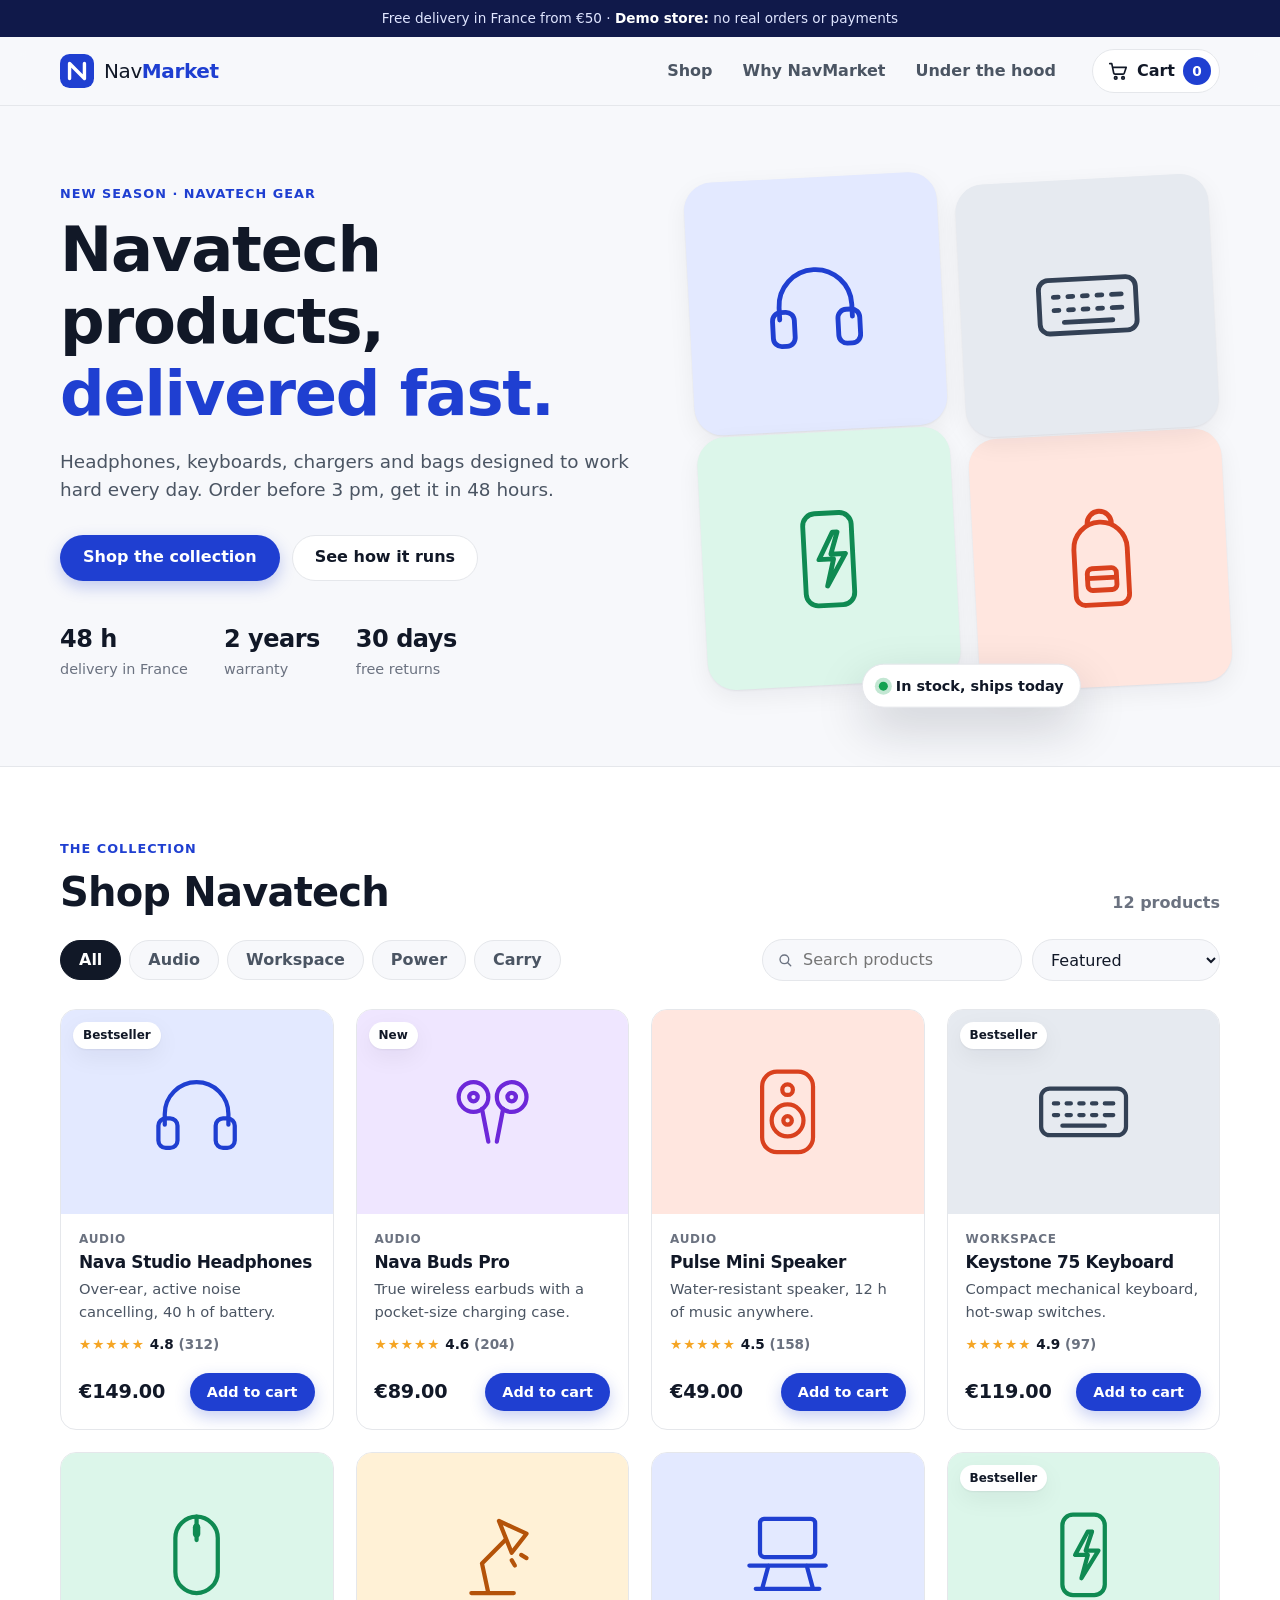
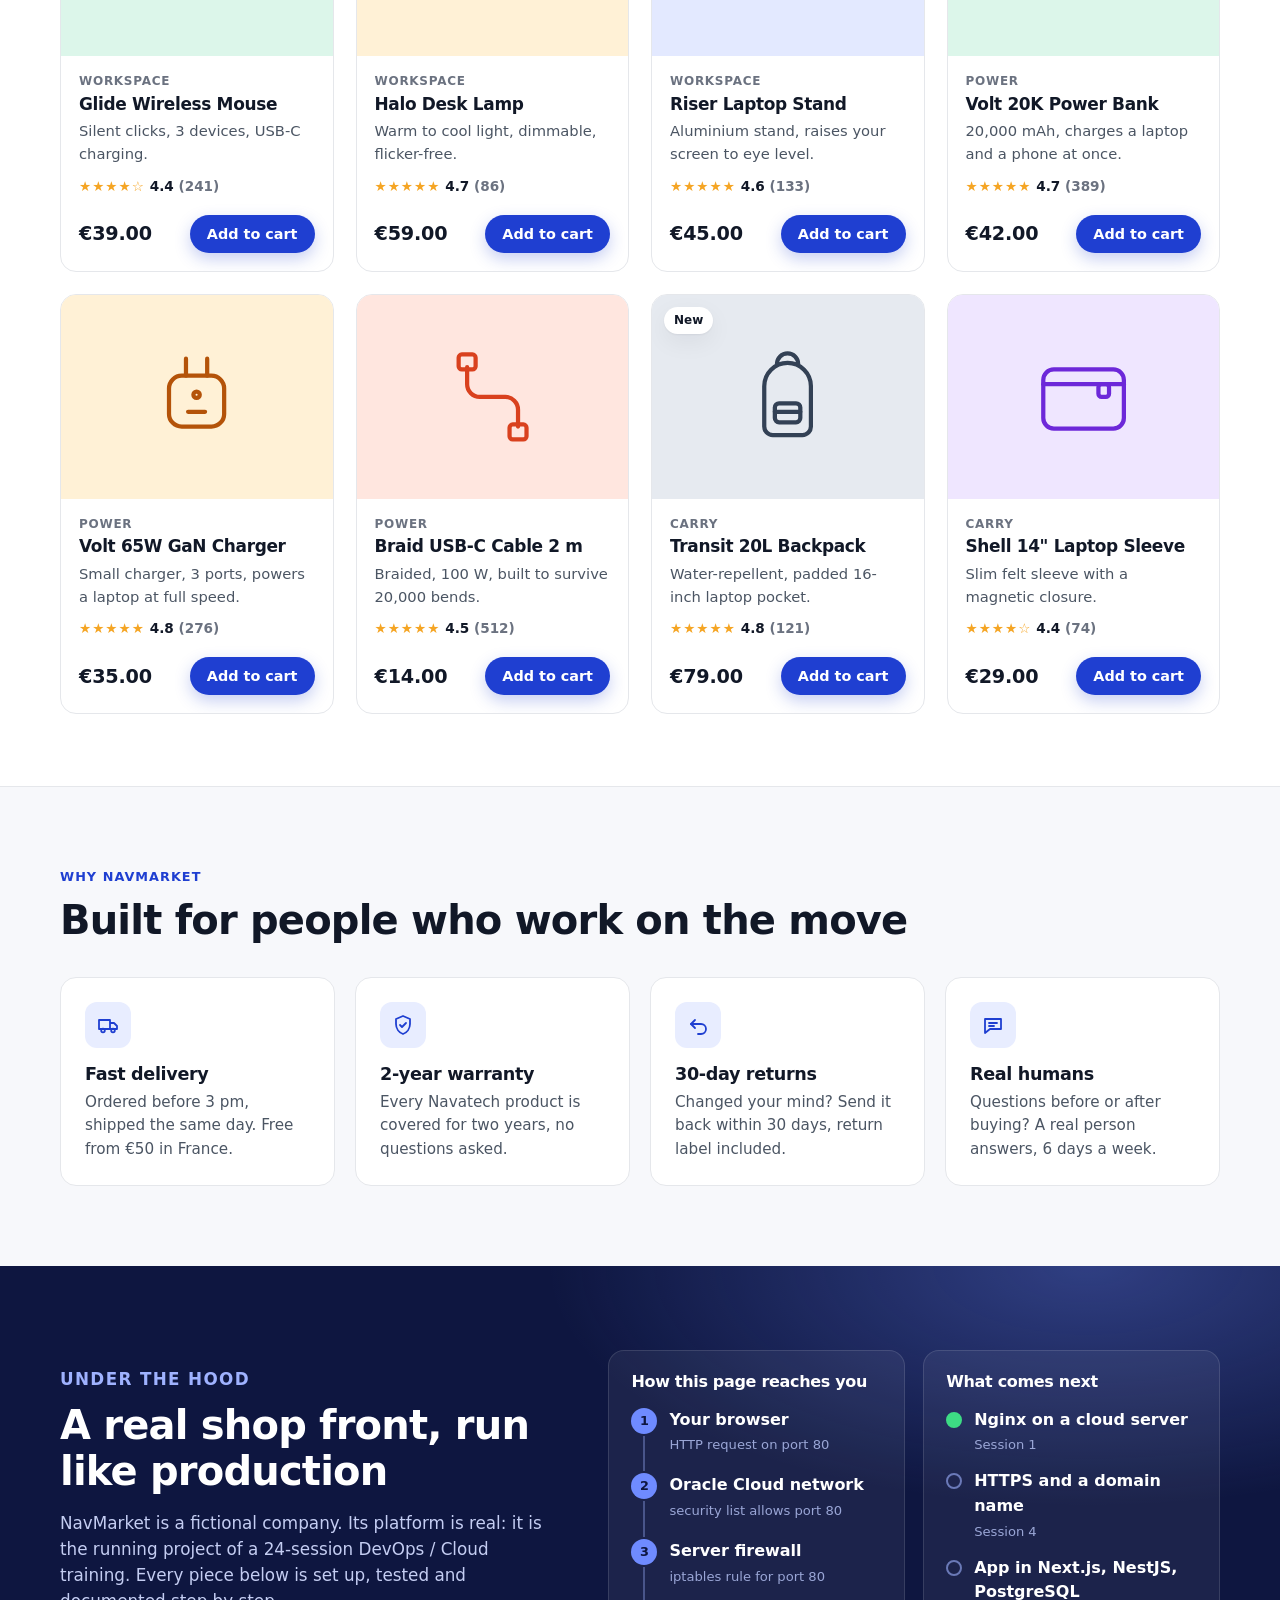
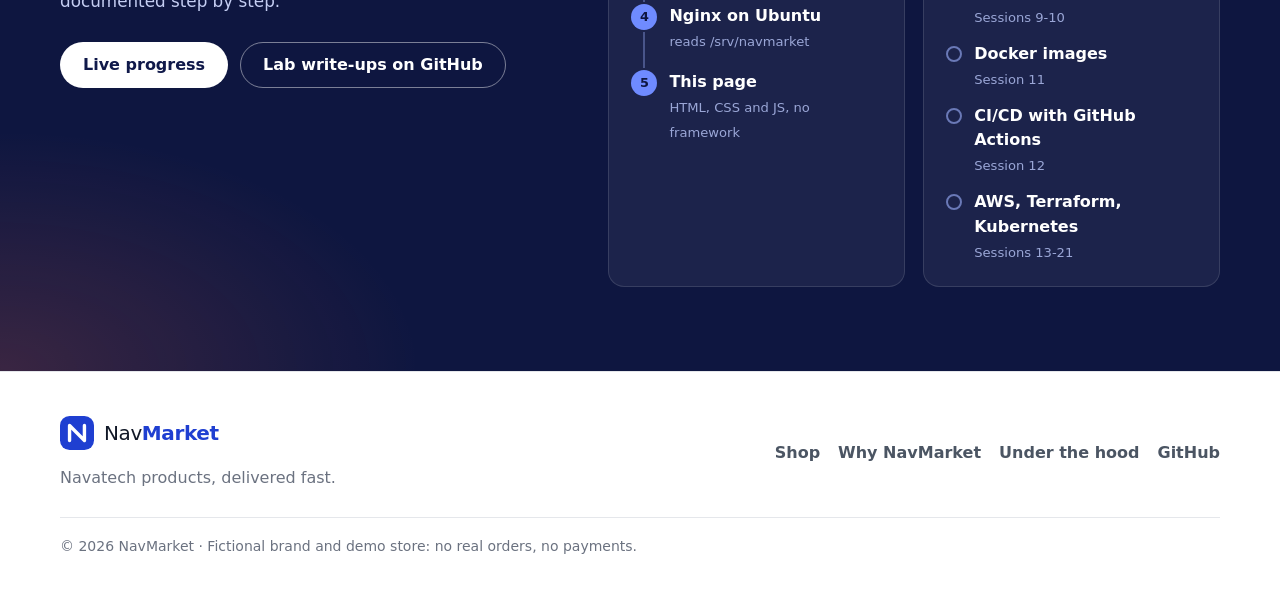
<file: site/index.html>
<!DOCTYPE html>
<html lang="en">
<head>
  <meta charset="utf-8">
  <meta name="viewport" content="width=device-width, initial-scale=1">
  <title>NavMarket - Navatech products, delivered fast</title>
  <meta name="description" content="NavMarket is the online shop of Navatech: audio, workspace, power and travel gear, delivered fast. A demo store of a DevOps / Cloud project.">
  <meta name="theme-color" content="#1f3fd1">
  <meta property="og:title" content="NavMarket - Navatech products, delivered fast">
  <meta property="og:description" content="Audio, workspace, power and travel gear by Navatech. Demo store of a DevOps / Cloud project.">
  <meta property="og:type" content="website">
  <link rel="icon" href="assets/img/favicon.svg" type="image/svg+xml">
  <link rel="stylesheet" href="assets/css/style.css">
  <script src="assets/js/products.js" defer></script>
  <script src="assets/js/app.js" defer></script>
</head>
<body>
  <a class="skip-link" href="#main">Skip to content</a>

  <div class="announce" role="note">
    <p>Free delivery in France from €50 · <strong>Demo store:</strong> no real orders or payments</p>
  </div>

  <header class="site-header">
    <div class="container header-inner">
      <a class="brand" href="#top" aria-label="NavMarket home">
        <svg class="brand-mark" viewBox="0 0 32 32" aria-hidden="true">
          <rect width="32" height="32" rx="9" fill="currentColor"/>
          <path d="M9 23V9l14 14V9" fill="none" stroke="#fff" stroke-width="3.2" stroke-linecap="round" stroke-linejoin="round"/>
        </svg>
        <span>Nav<b>Market</b></span>
      </a>

      <nav class="main-nav" aria-label="Main">
        <a href="#shop">Shop</a>
        <a href="#why">Why NavMarket</a>
        <a href="#under-the-hood">Under the hood</a>
      </nav>

      <button class="cart-button" type="button" data-open-cart aria-label="Open cart, 0 items">
        <svg viewBox="0 0 24 24" aria-hidden="true"><path d="M3 4h2.2l2.1 10.2a1.5 1.5 0 0 0 1.5 1.2h8.6a1.5 1.5 0 0 0 1.5-1.1L21 8H6.2"/><circle cx="9.5" cy="19.5" r="1.4"/><circle cx="17.5" cy="19.5" r="1.4"/></svg>
        <span class="cart-label">Cart</span>
        <span class="cart-count" data-cart-count>0</span>
      </button>
    </div>
  </header>

  <main id="main">
    <!-- HERO -->
    <section class="hero" id="top">
      <div class="container hero-inner">
        <div class="hero-copy">
          <p class="eyebrow">New season · Navatech gear</p>
          <h1>Navatech products, <span class="accent">delivered fast.</span></h1>
          <p class="lead">Headphones, keyboards, chargers and bags designed to work hard every day. Order before 3 pm, get it in 48 hours.</p>
          <div class="hero-actions">
            <a class="btn btn-primary" href="#shop">Shop the collection</a>
            <a class="btn btn-ghost" href="#under-the-hood">See how it runs</a>
          </div>
          <ul class="hero-facts" aria-label="Our promises">
            <li><strong>48 h</strong><span>delivery in France</span></li>
            <li><strong>2 years</strong><span>warranty</span></li>
            <li><strong>30 days</strong><span>free returns</span></li>
          </ul>
        </div>

        <div class="hero-visual" aria-hidden="true">
          <div class="tile tile-a" data-icon="headphones"></div>
          <div class="tile tile-b" data-icon="keyboard"></div>
          <div class="tile tile-c" data-icon="powerbank"></div>
          <div class="tile tile-d" data-icon="backpack"></div>
          <div class="hero-badge">
            <span class="dot"></span> In stock, ships today
          </div>
        </div>
      </div>
    </section>

    <!-- SHOP -->
    <section class="shop" id="shop" aria-labelledby="shop-title">
      <div class="container">
        <div class="section-head">
          <div>
            <p class="eyebrow">The collection</p>
            <h2 id="shop-title">Shop Navatech</h2>
          </div>
          <p class="result-count" data-result-count aria-live="polite"></p>
        </div>

        <div class="toolbar">
          <div class="chips" role="group" aria-label="Filter by category" data-chips></div>
          <div class="toolbar-right">
            <label class="search">
              <span class="visually-hidden">Search products</span>
              <svg viewBox="0 0 24 24" aria-hidden="true"><circle cx="11" cy="11" r="6.5"/><path d="m16 16 4.5 4.5"/></svg>
              <input type="search" placeholder="Search products" autocomplete="off" data-search>
            </label>
            <label class="sort">
              <span class="visually-hidden">Sort products</span>
              <select data-sort>
                <option value="featured">Featured</option>
                <option value="price-asc">Price: low to high</option>
                <option value="price-desc">Price: high to low</option>
                <option value="rating">Best rated</option>
                <option value="name">Name A to Z</option>
              </select>
            </label>
          </div>
        </div>

        <ul class="product-grid" data-grid aria-label="Products"></ul>

        <div class="empty" data-empty hidden>
          <p><strong>No product matches your search.</strong></p>
          <button class="btn btn-ghost" type="button" data-reset>Reset filters</button>
        </div>

        <noscript>
          <p class="noscript">The catalogue needs JavaScript. Please enable it to browse the products.</p>
        </noscript>
      </div>
    </section>

    <!-- WHY -->
    <section class="why" id="why" aria-labelledby="why-title">
      <div class="container">
        <p class="eyebrow">Why NavMarket</p>
        <h2 id="why-title">Built for people who work on the move</h2>
        <ul class="why-grid">
          <li>
            <span class="why-icon" data-icon="truck" aria-hidden="true"></span>
            <h3>Fast delivery</h3>
            <p>Ordered before 3 pm, shipped the same day. Free from €50 in France.</p>
          </li>
          <li>
            <span class="why-icon" data-icon="shield" aria-hidden="true"></span>
            <h3>2-year warranty</h3>
            <p>Every Navatech product is covered for two years, no questions asked.</p>
          </li>
          <li>
            <span class="why-icon" data-icon="return" aria-hidden="true"></span>
            <h3>30-day returns</h3>
            <p>Changed your mind? Send it back within 30 days, return label included.</p>
          </li>
          <li>
            <span class="why-icon" data-icon="chat" aria-hidden="true"></span>
            <h3>Real humans</h3>
            <p>Questions before or after buying? A real person answers, 6 days a week.</p>
          </li>
        </ul>
      </div>
    </section>

    <!-- UNDER THE HOOD -->
    <section class="hood" id="under-the-hood" aria-labelledby="hood-title">
      <div class="container hood-inner">
        <div class="hood-copy">
          <p class="eyebrow">Under the hood</p>
          <h2 id="hood-title">A real shop front, run like production</h2>
          <p>NavMarket is a fictional company. Its platform is real: it is the running project of a 24-session DevOps / Cloud training. Every piece below is set up, tested and documented step by step.</p>
          <div class="hood-links">
            <a class="btn btn-light" href="https://nava-techn.github.io/navmarket-roadmap/" target="_blank" rel="noopener">Live progress</a>
            <a class="btn btn-outline-light" href="https://github.com/nava-techn/navmarket-ops" target="_blank" rel="noopener">Lab write-ups on GitHub</a>
          </div>
        </div>

        <div class="hood-panels">
          <div class="panel">
            <h3>How this page reaches you</h3>
            <ol class="flow">
              <li><span>Your browser</span><small>HTTP request on port 80</small></li>
              <li><span>Oracle Cloud network</span><small>security list allows port 80</small></li>
              <li><span>Server firewall</span><small>iptables rule for port 80</small></li>
              <li><span>Nginx on Ubuntu</span><small>reads /srv/navmarket</small></li>
              <li><span>This page</span><small>HTML, CSS and JS, no framework</small></li>
            </ol>
          </div>

          <div class="panel">
            <h3>What comes next</h3>
            <ul class="roadmap">
              <li class="done"><span>Nginx on a cloud server</span><small>Session 1</small></li>
              <li><span>HTTPS and a domain name</span><small>Session 4</small></li>
              <li><span>App in Next.js, NestJS, PostgreSQL</span><small>Sessions 9-10</small></li>
              <li><span>Docker images</span><small>Session 11</small></li>
              <li><span>CI/CD with GitHub Actions</span><small>Session 12</small></li>
              <li><span>AWS, Terraform, Kubernetes</span><small>Sessions 13-21</small></li>
            </ul>
          </div>
        </div>
      </div>
    </section>
  </main>

  <footer class="site-footer">
    <div class="container footer-inner">
      <div>
        <a class="brand brand-footer" href="#top" aria-label="Back to top">
          <svg class="brand-mark" viewBox="0 0 32 32" aria-hidden="true">
            <rect width="32" height="32" rx="9" fill="currentColor"/>
            <path d="M9 23V9l14 14V9" fill="none" stroke="#fff" stroke-width="3.2" stroke-linecap="round" stroke-linejoin="round"/>
          </svg>
          <span>Nav<b>Market</b></span>
        </a>
        <p class="muted">Navatech products, delivered fast.</p>
      </div>
      <nav class="footer-links" aria-label="Footer">
        <a href="#shop">Shop</a>
        <a href="#why">Why NavMarket</a>
        <a href="#under-the-hood">Under the hood</a>
        <a href="https://github.com/nava-techn/navmarket-ops" target="_blank" rel="noopener">GitHub</a>
      </nav>
      <p class="muted small footer-note">© <span data-year>2026</span> NavMarket · Fictional brand and demo store: no real orders, no payments.</p>
    </div>
  </footer>

  <!-- CART DRAWER -->
  <div class="overlay" data-overlay hidden></div>
  <aside class="drawer" data-drawer aria-labelledby="cart-title" aria-hidden="true" tabindex="-1">
    <div class="drawer-head">
      <h2 id="cart-title">Your cart</h2>
      <button class="icon-button" type="button" data-close-cart aria-label="Close cart">
        <svg viewBox="0 0 24 24" aria-hidden="true"><path d="M6 6l12 12M18 6 6 18"/></svg>
      </button>
    </div>
    <div class="drawer-body">
      <div class="delivery-meter" data-meter>
        <p data-meter-text></p>
        <div class="meter"><span data-meter-bar></span></div>
      </div>
      <ul class="cart-list" data-cart-list></ul>
      <div class="cart-empty" data-cart-empty>
        <p>Your cart is empty.</p>
        <button class="btn btn-ghost" type="button" data-close-cart>Continue shopping</button>
      </div>
    </div>
    <div class="drawer-foot" data-cart-foot>
      <dl class="totals">
        <div><dt>Subtotal</dt><dd data-subtotal>€0.00</dd></div>
        <div><dt>Delivery</dt><dd data-delivery>€0.00</dd></div>
        <div class="grand"><dt>Total</dt><dd data-total>€0.00</dd></div>
      </dl>
      <button class="btn btn-primary btn-block" type="button" data-checkout>Checkout</button>
    </div>
  </aside>

  <!-- DEMO NOTICE -->
  <dialog class="notice" data-notice aria-labelledby="notice-title">
    <h2 id="notice-title">This is a demo store</h2>
    <p>NavMarket is a fictional shop used for a DevOps / Cloud training. Nothing is sold, no order is created and no payment is taken.</p>
    <p>Thanks for testing it! Your cart stays saved in this browser.</p>
    <div class="notice-actions">
      <button class="btn btn-ghost" type="button" data-clear-cart>Empty my cart</button>
      <button class="btn btn-primary" type="button" data-close-notice>Got it</button>
    </div>
  </dialog>

  <div class="toast" data-toast role="status" aria-live="polite"></div>
</body>
</html>
</file>
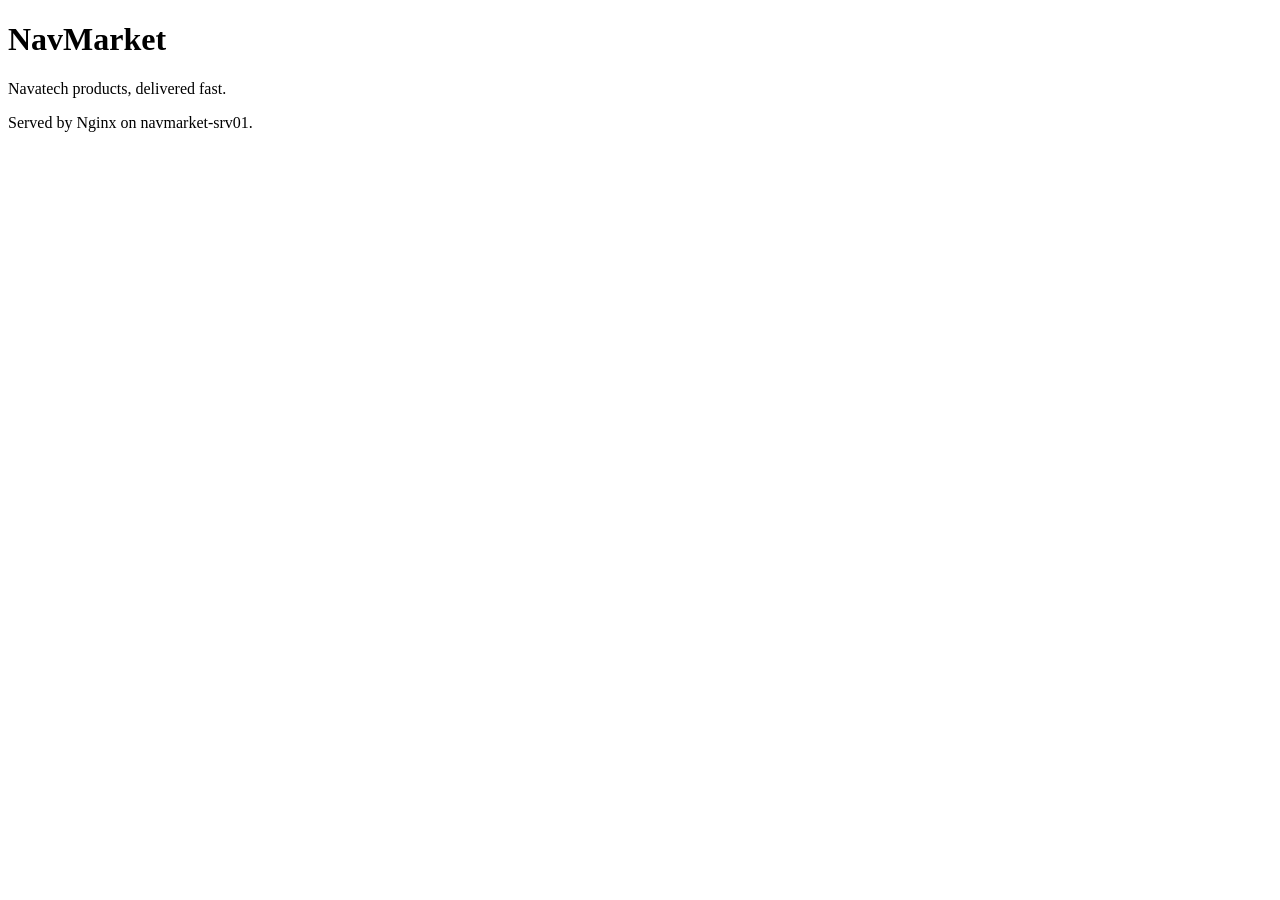
<file: docs/session-01/S1.3-storefront-v0.html>
<!DOCTYPE html>
<html lang="en">
<head>
  <meta charset="utf-8">
  <title>NavMarket</title>
</head>
<body>
  <h1>NavMarket</h1>
  <p>Navatech products, delivered fast.</p>
  <p>Served by Nginx on navmarket-srv01.</p>
</body>
</html>
</file>
<file: site/assets/css/style.css>
/*
 * NavMarket storefront styles.
 * No framework, no external font: system fonts load instantly and need no third party.
 * Colours are tokens on :root, with a dark version under prefers-color-scheme.
 */

:root {
  --brand: #1f3fd1;
  --brand-strong: #162fa3;
  --brand-soft: #e8edff;
  --accent: #ff6b4a;
  --ink: #111827;
  --ink-soft: #4b5563;
  --muted: #6b7280;
  --bg: #f7f8fb;
  --surface: #ffffff;
  --line: #e5e7eb;
  --success: #12a150;
  --star: #f5a524;
  --shadow: 0 1px 2px rgba(17, 24, 39, .06), 0 8px 24px rgba(17, 24, 39, .06);
  --shadow-lg: 0 20px 50px rgba(17, 24, 39, .18);
  --radius: 16px;
  --radius-sm: 10px;
  --container: 1160px;
  --font: system-ui, -apple-system, "Segoe UI", Roboto, Ubuntu, "Helvetica Neue", Arial, sans-serif;

  /* product tile tones: background, icon colour */
  --tone-blue-bg: #e3e9ff;   --tone-blue-fg: #1f3fd1;
  --tone-violet-bg: #efe6ff; --tone-violet-fg: #6d28d9;
  --tone-coral-bg: #ffe6df;  --tone-coral-fg: #d9411e;
  --tone-slate-bg: #e6eaf0;  --tone-slate-fg: #334155;
  --tone-mint-bg: #dcf6ea;   --tone-mint-fg: #0f8a52;
  --tone-amber-bg: #fff1d6;  --tone-amber-fg: #b45309;
}

@media (prefers-color-scheme: dark) {
  :root {
    --brand: #6f8bff;
    --brand-strong: #8fa5ff;
    --brand-soft: #1c2550;
    --ink: #eef1f7;
    --ink-soft: #c3c9d6;
    --muted: #949cad;
    --bg: #0d1017;
    --surface: #161a23;
    --line: #262c39;
    --shadow: 0 1px 2px rgba(0, 0, 0, .4), 0 8px 24px rgba(0, 0, 0, .3);
    --shadow-lg: 0 20px 50px rgba(0, 0, 0, .55);

    --tone-blue-bg: #1b2552;   --tone-blue-fg: #9fb2ff;
    --tone-violet-bg: #2a1e4d; --tone-violet-fg: #c4a7ff;
    --tone-coral-bg: #3b1f1a;  --tone-coral-fg: #ff9a82;
    --tone-slate-bg: #222a37;  --tone-slate-fg: #c2cbd9;
    --tone-mint-bg: #13332a;   --tone-mint-fg: #6ee0a8;
    --tone-amber-bg: #3a2c12;  --tone-amber-fg: #fcc96b;
  }
}

/* ---------- base ---------- */

*, *::before, *::after { box-sizing: border-box; }

html { scroll-behavior: smooth; scroll-padding-top: 80px; }

body {
  margin: 0;
  font-family: var(--font);
  font-size: 16px;
  line-height: 1.55;
  color: var(--ink);
  background: var(--bg);
  -webkit-font-smoothing: antialiased;
}

body.no-scroll { overflow: hidden; }

h1, h2, h3 { line-height: 1.15; margin: 0; letter-spacing: -0.02em; }
p { margin: 0; }
a { color: var(--brand); }
img, svg { display: block; }
button, input, select { font: inherit; color: inherit; }

.container { width: min(100% - 32px, var(--container)); margin-inline: auto; }

.visually-hidden {
  position: absolute !important; width: 1px; height: 1px; padding: 0; margin: -1px;
  overflow: hidden; clip: rect(0 0 0 0); white-space: nowrap; border: 0;
}

.skip-link {
  position: absolute; left: 16px; top: -48px; z-index: 100;
  background: var(--ink); color: var(--surface); padding: 10px 16px; border-radius: var(--radius-sm);
}
.skip-link:focus { top: 12px; }

:focus-visible { outline: 3px solid var(--brand); outline-offset: 2px; border-radius: 6px; }

.muted { color: var(--muted); }
.small { font-size: .875rem; }

.eyebrow {
  font-size: .8rem; font-weight: 700; letter-spacing: .08em; text-transform: uppercase;
  color: var(--brand); margin-bottom: 10px;
}

/* ---------- buttons ---------- */

.btn {
  display: inline-flex; align-items: center; justify-content: center; gap: 8px;
  min-height: 46px; padding: 0 22px; border-radius: 999px; border: 1px solid transparent;
  font-weight: 650; text-decoration: none; cursor: pointer;
  transition: background-color .15s, border-color .15s, transform .15s, box-shadow .15s;
}
.btn:active { transform: translateY(1px); }
.btn-primary { background: var(--brand); color: #fff; box-shadow: 0 6px 16px rgba(31, 63, 209, .25); }
.btn-primary:hover { background: var(--brand-strong); }
.btn-ghost { background: var(--surface); color: var(--ink); border-color: var(--line); }
.btn-ghost:hover { border-color: var(--brand); color: var(--brand); }
.btn-light { background: #fff; color: #10194a; }
.btn-light:hover { background: #e8edff; }
.btn-outline-light { color: #fff; border-color: rgba(255, 255, 255, .45); }
.btn-outline-light:hover { border-color: #fff; background: rgba(255, 255, 255, .08); }
.btn-small { min-height: 38px; padding: 0 16px; font-size: .9rem; }
.btn-block { width: 100%; }

@media (prefers-color-scheme: dark) {
  .btn-primary { color: #0d1017; box-shadow: none; }
}

.icon-button, .link-button {
  border: 0; background: none; cursor: pointer; padding: 0;
}
.icon-button {
  width: 40px; height: 40px; border-radius: 50%; display: grid; place-items: center;
}
.icon-button:hover { background: var(--line); }
.icon-button svg { width: 22px; height: 22px; fill: none; stroke: currentColor; stroke-width: 2; stroke-linecap: round; }
.link-button { color: var(--muted); font-size: .85rem; text-decoration: underline; text-underline-offset: 3px; }
.link-button:hover { color: var(--accent); }

/* ---------- announcement + header ---------- */

.announce { background: #10194a; color: #dfe5ff; font-size: .85rem; text-align: center; padding: 8px 16px; }
.announce strong { color: #fff; }

.site-header {
  position: sticky; top: 0; z-index: 30;
  background: color-mix(in srgb, var(--bg) 85%, transparent);
  backdrop-filter: saturate(1.4) blur(12px);
  -webkit-backdrop-filter: saturate(1.4) blur(12px);
  border-bottom: 1px solid var(--line);
}
.header-inner { display: flex; align-items: center; gap: 24px; min-height: 68px; }

.brand { display: inline-flex; align-items: center; gap: 10px; color: var(--ink); text-decoration: none; font-size: 1.25rem; letter-spacing: -0.02em; }
.brand b { color: var(--brand); }
.brand-mark { width: 34px; height: 34px; color: var(--brand); }

.main-nav { display: flex; gap: 6px; margin-left: auto; }
.main-nav a { color: var(--ink-soft); text-decoration: none; font-weight: 550; padding: 8px 12px; border-radius: 999px; }
.main-nav a:hover { color: var(--ink); background: var(--surface); }

.cart-button {
  display: inline-flex; align-items: center; gap: 8px; cursor: pointer;
  height: 44px; padding: 0 8px 0 14px; border-radius: 999px;
  border: 1px solid var(--line); background: var(--surface); font-weight: 650;
}
.cart-button:hover { border-color: var(--brand); }
.cart-button svg { width: 22px; height: 22px; fill: none; stroke: currentColor; stroke-width: 1.8; stroke-linecap: round; stroke-linejoin: round; }
.cart-count {
  min-width: 28px; height: 28px; padding: 0 8px; border-radius: 999px;
  display: grid; place-items: center; background: var(--brand); color: #fff; font-size: .85rem;
}
@media (prefers-color-scheme: dark) { .cart-count { color: #0d1017; } }

/* ---------- hero ---------- */

.hero { padding: 64px 0 72px; overflow: hidden; }
.hero-inner { display: grid; grid-template-columns: 1.05fr .95fr; gap: 56px; align-items: center; }

.hero h1 { font-size: clamp(2.3rem, 5vw, 3.9rem); font-weight: 800; }
.accent { color: var(--brand); }
.lead { margin-top: 18px; font-size: 1.15rem; color: var(--ink-soft); max-width: 34em; }
.hero-actions { display: flex; flex-wrap: wrap; gap: 12px; margin-top: 30px; }

.hero-facts { list-style: none; padding: 0; margin: 40px 0 0; display: flex; flex-wrap: wrap; gap: 14px 36px; }
.hero-facts li { display: flex; flex-direction: column; }
.hero-facts strong { font-size: 1.5rem; letter-spacing: -0.02em; }
.hero-facts span { color: var(--muted); font-size: .9rem; }

.hero-visual {
  position: relative; display: grid; grid-template-columns: 1fr 1fr; gap: 18px;
  transform: rotate(-3deg);
}
.tile {
  aspect-ratio: 1; border-radius: 28px; display: grid; place-items: center; box-shadow: var(--shadow);
}
.tile svg { width: 46%; height: 46%; fill: none; stroke: currentColor; stroke-width: 2; stroke-linecap: round; stroke-linejoin: round; }
.tile-a { background: var(--tone-blue-bg); color: var(--tone-blue-fg); }
.tile-b { background: var(--tone-slate-bg); color: var(--tone-slate-fg); transform: translateY(16px); }
.tile-c { background: var(--tone-mint-bg); color: var(--tone-mint-fg); transform: translateY(-16px); }
.tile-d { background: var(--tone-coral-bg); color: var(--tone-coral-fg); }

.hero-badge {
  position: absolute; left: 50%; bottom: -14px; transform: translateX(-50%) rotate(3deg);
  display: inline-flex; align-items: center; gap: 8px; white-space: nowrap;
  background: var(--surface); border: 1px solid var(--line); box-shadow: var(--shadow-lg);
  padding: 10px 16px; border-radius: 999px; font-weight: 650; font-size: .9rem;
}
.dot { width: 9px; height: 9px; border-radius: 50%; background: var(--success); box-shadow: 0 0 0 4px color-mix(in srgb, var(--success) 25%, transparent); }

/* ---------- shop ---------- */

.shop { padding: 72px 0; background: var(--surface); border-block: 1px solid var(--line); }

.section-head { display: flex; align-items: end; justify-content: space-between; gap: 16px; margin-bottom: 24px; }
.section-head h2, .why h2, .hood h2 { font-size: clamp(1.8rem, 3.2vw, 2.5rem); font-weight: 800; }
.result-count { color: var(--muted); font-weight: 550; }

.toolbar { display: flex; flex-wrap: wrap; gap: 14px; justify-content: space-between; align-items: center; margin-bottom: 28px; }
.chips { display: flex; flex-wrap: wrap; gap: 8px; }
.chip {
  height: 40px; padding: 0 18px; border-radius: 999px; cursor: pointer;
  border: 1px solid var(--line); background: var(--bg); color: var(--ink-soft); font-weight: 600;
}
.chip:hover { border-color: var(--brand); color: var(--brand); }
.chip.is-active { background: var(--ink); border-color: var(--ink); color: var(--surface); }

.toolbar-right { display: flex; gap: 10px; flex-wrap: wrap; }
.search {
  display: flex; align-items: center; gap: 8px; height: 42px; padding: 0 14px;
  border: 1px solid var(--line); border-radius: 999px; background: var(--bg); min-width: 240px;
}
.search:focus-within { border-color: var(--brand); }
.search svg { width: 18px; height: 18px; fill: none; stroke: var(--muted); stroke-width: 2; stroke-linecap: round; }
.search input { border: 0; outline: 0; background: none; width: 100%; }
.sort select {
  height: 42px; padding: 0 14px; border-radius: 999px; cursor: pointer;
  border: 1px solid var(--line); background: var(--bg);
}

.product-grid {
  list-style: none; margin: 0; padding: 0;
  display: grid; grid-template-columns: repeat(auto-fill, minmax(240px, 1fr)); gap: 22px;
}

.card {
  display: flex; flex-direction: column; background: var(--surface);
  border: 1px solid var(--line); border-radius: var(--radius); overflow: hidden;
  transition: transform .2s, box-shadow .2s, border-color .2s;
}
.card:hover { transform: translateY(-3px); box-shadow: var(--shadow); border-color: transparent; }

.card-media { position: relative; aspect-ratio: 4 / 3; display: grid; place-items: center; }
.card-media svg { width: 38%; height: 50%; fill: none; stroke: currentColor; stroke-width: 2; stroke-linecap: round; stroke-linejoin: round; transition: transform .25s; }
.card:hover .card-media svg { transform: scale(1.06) rotate(-2deg); }

.badge {
  position: absolute; top: 12px; left: 12px;
  background: var(--surface); color: var(--ink); font-size: .75rem; font-weight: 700;
  padding: 4px 10px; border-radius: 999px; box-shadow: var(--shadow);
}

.card-body { padding: 16px 18px 6px; flex: 1; }
.card-category { font-size: .75rem; font-weight: 700; letter-spacing: .06em; text-transform: uppercase; color: var(--muted); }
.card-title { font-size: 1.06rem; margin-top: 4px; }
.card-text { color: var(--ink-soft); font-size: .92rem; margin-top: 6px; }
.rating { margin-top: 10px; font-size: .85rem; font-weight: 600; }
.stars { color: var(--star); letter-spacing: 1px; }

.card-foot { display: flex; align-items: center; justify-content: space-between; gap: 10px; padding: 12px 18px 18px; }
.price { font-size: 1.2rem; font-weight: 800; letter-spacing: -0.01em; }

.empty { text-align: center; padding: 40px 0 8px; display: grid; gap: 14px; justify-items: center; }
.empty[hidden] { display: none; }
.noscript { padding: 20px; border-radius: var(--radius-sm); background: var(--brand-soft); }

/* tones (product tiles, cart thumbnails) */
.tone-blue   { background: var(--tone-blue-bg);   color: var(--tone-blue-fg); }
.tone-violet { background: var(--tone-violet-bg); color: var(--tone-violet-fg); }
.tone-coral  { background: var(--tone-coral-bg);  color: var(--tone-coral-fg); }
.tone-slate  { background: var(--tone-slate-bg);  color: var(--tone-slate-fg); }
.tone-mint   { background: var(--tone-mint-bg);   color: var(--tone-mint-fg); }
.tone-amber  { background: var(--tone-amber-bg);  color: var(--tone-amber-fg); }

/* ---------- why ---------- */

.why { padding: 80px 0; }
.why-grid { list-style: none; padding: 0; margin: 34px 0 0; display: grid; grid-template-columns: repeat(4, 1fr); gap: 20px; }
.why-grid li { background: var(--surface); border: 1px solid var(--line); border-radius: var(--radius); padding: 24px; }
.why-icon {
  width: 46px; height: 46px; border-radius: 12px; display: grid; place-items: center;
  background: var(--brand-soft); color: var(--brand); margin-bottom: 16px;
}
.why-icon svg { width: 24px; height: 24px; fill: none; stroke: currentColor; stroke-width: 1.8; stroke-linecap: round; stroke-linejoin: round; }
.why h3 { font-size: 1.1rem; }
.why-grid p { color: var(--ink-soft); margin-top: 6px; font-size: .95rem; }

/* ---------- under the hood ---------- */

.hood {
  padding: 84px 0; color: #e6ebff;
  background:
    radial-gradient(900px 400px at 85% 0%, rgba(111, 139, 255, .35), transparent 60%),
    radial-gradient(700px 400px at 0% 100%, rgba(255, 107, 74, .18), transparent 60%),
    #0e1640;
}
.hood .eyebrow { color: #9fb2ff; }
.hood h2 { color: #fff; }
.hood-inner { display: grid; grid-template-columns: .9fr 1.1fr; gap: 48px; align-items: start; }
.hood-copy p { margin-top: 16px; color: #c4cdf2; font-size: 1.05rem; }
.hood-links { display: flex; flex-wrap: wrap; gap: 12px; margin-top: 28px; }

.hood-panels { display: grid; grid-template-columns: 1fr 1fr; gap: 18px; }
.panel {
  background: rgba(255, 255, 255, .06); border: 1px solid rgba(255, 255, 255, .12);
  border-radius: var(--radius); padding: 22px;
}
.panel h3 { color: #fff; font-size: 1rem; margin-bottom: 16px; }

.flow { list-style: none; margin: 0; padding: 0; counter-reset: step; }
.flow li { position: relative; padding: 0 0 16px 38px; counter-increment: step; }
.flow li::before {
  content: counter(step); position: absolute; left: 0; top: 0;
  width: 26px; height: 26px; border-radius: 50%; display: grid; place-items: center;
  background: #6f8bff; color: #0e1640; font-weight: 800; font-size: .8rem;
}
.flow li:not(:last-child)::after {
  content: ""; position: absolute; left: 12px; top: 28px; bottom: 2px; width: 2px; background: rgba(159, 178, 255, .35);
}
.flow span, .roadmap span { display: block; color: #fff; font-weight: 650; }
.flow small, .roadmap small { color: #9aa6d6; font-size: .82rem; }

.roadmap { list-style: none; margin: 0; padding: 0; display: grid; gap: 12px; }
.roadmap li { position: relative; padding-left: 28px; }
.roadmap li::before {
  content: ""; position: absolute; left: 0; top: 4px; width: 16px; height: 16px; border-radius: 50%;
  border: 2px solid rgba(159, 178, 255, .6);
}
.roadmap li.done::before { background: #3ddc84; border-color: #3ddc84; }

/* ---------- footer ---------- */

.site-footer { padding: 44px 0; border-top: 1px solid var(--line); background: var(--surface); }
.footer-inner { display: grid; grid-template-columns: 1fr auto; gap: 18px 40px; align-items: center; }
.footer-inner .muted { margin-top: 8px; }
.footer-links { display: flex; flex-wrap: wrap; gap: 18px; }
.footer-links a { color: var(--ink-soft); text-decoration: none; font-weight: 550; }
.footer-links a:hover { color: var(--brand); }
.footer-note { grid-column: 1 / -1; padding-top: 18px; border-top: 1px solid var(--line); }

/* ---------- cart drawer ---------- */

.overlay { position: fixed; inset: 0; z-index: 40; background: rgba(10, 14, 30, .5); }
.overlay[hidden] { display: none; }

.drawer {
  position: fixed; top: 0; right: 0; bottom: 0; z-index: 50;
  width: min(420px, 100%); display: flex; flex-direction: column;
  background: var(--surface); box-shadow: var(--shadow-lg);
  transform: translateX(105%); visibility: hidden;
  transition: transform .28s ease, visibility 0s linear .28s;
}
.drawer.is-open { transform: none; visibility: visible; transition: transform .28s ease; }
.drawer:focus { outline: none; }

.drawer-head { display: flex; align-items: center; justify-content: space-between; padding: 18px 20px; border-bottom: 1px solid var(--line); }
.drawer-head h2 { font-size: 1.25rem; }
.drawer-body { flex: 1; overflow-y: auto; padding: 18px 20px; }
.drawer-foot { padding: 18px 20px 22px; border-top: 1px solid var(--line); }
.drawer-foot[hidden], .delivery-meter[hidden], .cart-empty[hidden] { display: none; }

.delivery-meter { background: var(--bg); border-radius: var(--radius-sm); padding: 12px 14px; margin-bottom: 16px; font-size: .9rem; }
.meter { height: 6px; border-radius: 999px; background: var(--line); margin-top: 8px; overflow: hidden; }
.meter span { display: block; height: 100%; background: var(--success); border-radius: inherit; transition: width .3s; }

.cart-list { list-style: none; padding: 0; margin: 0; display: grid; gap: 16px; }
.cart-line { display: grid; grid-template-columns: 64px 1fr auto; gap: 14px; align-items: start; }
.cart-thumb { width: 64px; height: 64px; border-radius: 12px; display: grid; place-items: center; }
.cart-thumb svg { width: 60%; height: 60%; fill: none; stroke: currentColor; stroke-width: 2.4; stroke-linecap: round; stroke-linejoin: round; }
.cart-name { font-weight: 650; line-height: 1.3; }
.cart-side { text-align: right; display: grid; gap: 6px; justify-items: end; }
.cart-price { font-weight: 750; }

.qty { display: inline-flex; align-items: center; margin-top: 8px; border: 1px solid var(--line); border-radius: 999px; }
.qty button { width: 32px; height: 32px; border: 0; background: none; cursor: pointer; font-size: 1.1rem; border-radius: 50%; }
.qty button:hover { background: var(--line); }
.qty span { min-width: 24px; text-align: center; font-weight: 650; }

.cart-empty { text-align: center; padding: 48px 0; display: grid; gap: 16px; justify-items: center; color: var(--muted); }

.totals { margin: 0 0 16px; display: grid; gap: 8px; }
.totals div { display: flex; justify-content: space-between; }
.totals dt { color: var(--ink-soft); }
.totals dd { margin: 0; font-weight: 650; }
.totals .grand { padding-top: 10px; border-top: 1px dashed var(--line); font-size: 1.15rem; }
.totals .grand dt { color: var(--ink); font-weight: 750; }
.totals .grand dd { font-weight: 800; }

/* ---------- dialog + toast ---------- */

.notice {
  width: min(440px, calc(100% - 32px)); border: 0; border-radius: 20px; padding: 28px;
  background: var(--surface); color: var(--ink); box-shadow: var(--shadow-lg);
}
.notice::backdrop { background: rgba(10, 14, 30, .55); }
.notice h2 { font-size: 1.35rem; margin-bottom: 12px; }
.notice p { color: var(--ink-soft); margin-top: 8px; }
.notice-actions { display: flex; flex-wrap: wrap; gap: 10px; justify-content: flex-end; margin-top: 24px; }

.toast {
  position: fixed; left: 50%; bottom: 24px; z-index: 60;
  transform: translate(-50%, 140%); opacity: 0;
  background: var(--ink); color: var(--surface); padding: 12px 20px; border-radius: 999px;
  font-weight: 600; font-size: .92rem; box-shadow: var(--shadow-lg);
  transition: transform .25s, opacity .25s; pointer-events: none; max-width: calc(100% - 32px);
}
.toast.is-visible { transform: translate(-50%, 0); opacity: 1; }
body.no-scroll .toast { bottom: 200px; }

/* ---------- responsive ---------- */

@media (max-width: 960px) {
  .hero-inner, .hood-inner { grid-template-columns: 1fr; }
  .hero-visual { max-width: 460px; margin: 20px auto 0; width: 100%; }
  .why-grid { grid-template-columns: repeat(2, 1fr); }
}

@media (max-width: 720px) {
  .main-nav { display: none; }
  .cart-button { margin-left: auto; }
  .hero { padding: 40px 0 56px; }
  .hero-visual { max-width: 300px; gap: 14px; transform: rotate(-2deg); }
  .tile { border-radius: 22px; }
  .hood-panels { grid-template-columns: 1fr; }
  .toolbar-right, .search { width: 100%; }
  .search { min-width: 0; flex: 1 1 100%; }
  .sort, .sort select { width: 100%; }
  .section-head { flex-direction: column; align-items: start; }
  .footer-inner { grid-template-columns: 1fr; }
}

@media (max-width: 480px) {
  .cart-label { display: none; }
  .cart-button { padding-left: 10px; }
  .why-grid { grid-template-columns: 1fr; }
  .product-grid { grid-template-columns: 1fr 1fr; gap: 12px; }
  .card-body { padding: 12px 12px 4px; }
  .card-text { display: none; }
  .card-foot { flex-direction: column; align-items: stretch; padding: 10px 12px 12px; }
  .card-foot .btn { width: 100%; }
  .hero-facts { gap: 12px 24px; }
}

@media (prefers-reduced-motion: reduce) {
  *, *::before, *::after { transition: none !important; animation: none !important; scroll-behavior: auto !important; }
}

/* ---------- 404 page ---------- */

.error-page {
  min-height: 100vh; display: grid; place-content: center; justify-items: center;
  gap: 14px; padding: 32px 16px; text-align: center;
}
.error-page .brand { margin-bottom: 18px; }
.error-code {
  font-size: clamp(5rem, 18vw, 9rem); font-weight: 900; line-height: 1; letter-spacing: -0.05em;
  background: linear-gradient(135deg, var(--brand), var(--accent));
  -webkit-background-clip: text; background-clip: text; color: transparent;
}
.error-page h1 { font-size: clamp(1.6rem, 4vw, 2.2rem); }
.error-page .lead { margin: 0 0 12px; }
</file>
